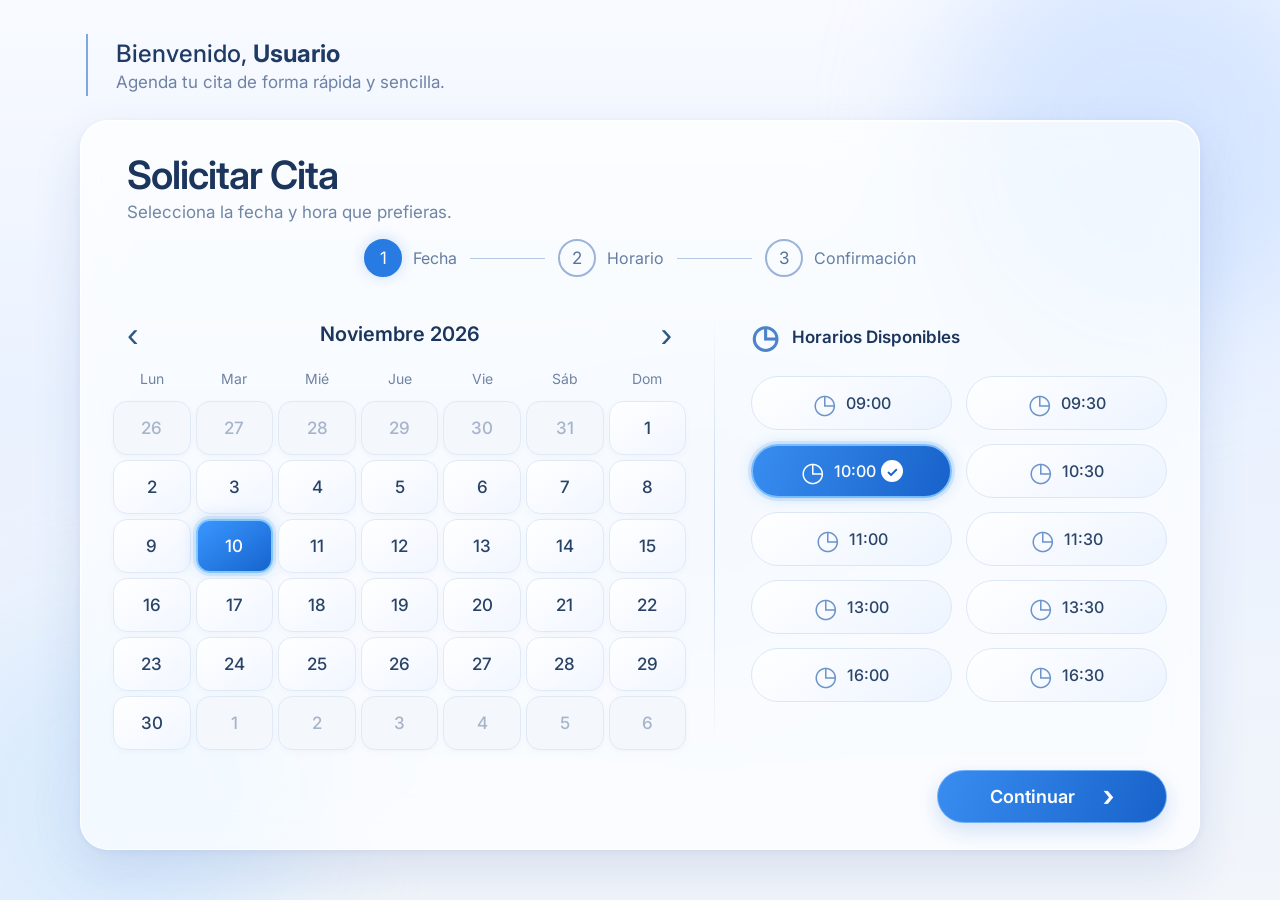
<file: calendario.html>
<!DOCTYPE html>
<html lang="es">
<head>
  <meta charset="UTF-8">
  <meta name="viewport" content="width=device-width, initial-scale=1.0">
  <title>LEBAREF | Solicitar cita</title>
  <link rel="preconnect" href="https://fonts.googleapis.com">
  <link rel="preconnect" href="https://fonts.gstatic.com" crossorigin>
  <link href="https://fonts.googleapis.com/css2?family=Inter:wght@400;500;600;700;800&display=swap" rel="stylesheet">
  <link rel="stylesheet" href="styles.css">
</head>
<body>
  <!-- Fondo Apple cristalino -->
  <div class="apple-bg"></div>
  <div class="apple-bubble bubble-1"></div>
  <div class="apple-bubble bubble-2"></div>
  <div class="apple-bubble bubble-3"></div>

  <main class="app-shell">
    <section class="main-area">
      <header class="topbar">
        <div class="welcome">
          <span class="welcome-rule"></span>
          <div>
            <h1>Bienvenido, <strong>Usuario</strong></h1>
            <p>Agenda tu cita de forma rápida y sencilla.</p>
          </div>
        </div>
      </header>

      <div class="workspace">
        <section class="booking-panel glass-panel">
          <div class="panel-heading">
           
            <div>
              <h2 id="mainTitle">Solicitar Cita</h2>
              <p id="mainSubtitle">Selecciona la fecha y hora que prefieras.</p>
            </div>
          </div>

          <div class="steps" aria-label="Pasos para solicitar cita">
            <div class="step active" data-step="1"><span>1</span>Fecha</div>
            <div class="step-line"></div>
            <div class="step" data-step="2"><span>2</span>Horario</div>
            <div class="step-line"></div>
            <div class="step" data-step="3"><span>3</span>Confirmación</div>
          </div>

          <!-- PASO 1 y 2: CALENDARIO + HORARIOS -->
          <div class="booking-content" id="bookingContent">
            <section class="calendar-section">
              <div class="month-heading">
                <button class="arrow-button" id="prevMonth" aria-label="Mes anterior">‹</button>
                <h3 id="monthLabel">Noviembre 2026</h3>
                <button class="arrow-button" id="nextMonth" aria-label="Mes siguiente">›</button>
              </div>
              <div class="calendar-grid weekday-row">
                <span>Lun</span><span>Mar</span><span>Mié</span><span>Jue</span>
                <span>Vie</span><span>Sáb</span><span>Dom</span>
              </div>
              <div class="calendar-grid days-grid" id="calendarDays"></div>
            </section>

            <div class="content-divider"></div>

            <section class="times-section">
              <h3 class="times-title"><span class="clock-icon">◷</span>Horarios Disponibles</h3>
              <div class="times-grid" id="timesGrid">
                <button class="time-option" data-time="09:00"><span>◷</span>09:00</button>
                <button class="time-option" data-time="09:30"><span>◷</span>09:30</button>
                <button class="time-option selected" data-time="10:00"><span>◷</span>10:00 <b>✓</b></button>
                <button class="time-option" data-time="10:30"><span>◷</span>10:30</button>
                <button class="time-option" data-time="11:00"><span>◷</span>11:00</button>
                <button class="time-option" data-time="11:30"><span>◷</span>11:30</button>
                <button class="time-option" data-time="13:00"><span>◷</span>13:00</button>
                <button class="time-option" data-time="13:30"><span>◷</span>13:30</button>
                <button class="time-option" data-time="16:00"><span>◷</span>16:00</button>
                <button class="time-option" data-time="16:30"><span>◷</span>16:30</button>
              </div>
            </section>
          </div>

          <!-- PASO 2: RESUMEN (aparece al dar Continuar, SIN LOGO) -->
          <div class="summary-view hidden" id="summaryView">
            <div class="summary-view-icon">▦</div>
            <h3>Resumen de tu cita</h3>
            <p>Revisa que todo esté correcto antes de confirmar.</p>
            <div class="summary-view-card">
              <div class="summary-view-detail">
                <span class="detail-icon">▦</span>
                <div><small>Fecha</small><strong id="summaryDate">10 de Noviembre, 2026</strong></div>
              </div>
              <div class="summary-view-detail">
                <span class="detail-icon">◷</span>
                <div><small>Hora</small><strong id="summaryTime">10:00 AM</strong></div>
              </div>
              <div class="summary-view-notice">
                <span>ⓘ</span>
                <p>Al confirmar, te avisaremos por correo y por mensaje.</p>
              </div>
            </div>
          </div>

          <!-- FOOTER -->
          <div class="panel-footer" id="panelFooter">
            <button class="back-button hidden" id="backButton">Volver</button>
            <!-- Paso 1-2 -->
            <button class="continue-button" id="continueButton">Continuar <span>›</span></button>
            <!-- Paso 3 - aparece en el resumen -->
            <button class="confirm-button hidden" id="confirmButton">Confirmar Cita ✓</button>
          </div>
        </section>
      </div>
    </section>
  </main>

  <!-- VENTANA FINAL - PASO 3 -->
  <div class="modal-overlay hidden" id="confirmModal">
    <div class="modal-card">
      <div class="modal-icon">◷</div>
      <span class="modal-badge">PASO 3 • CONFIRMACIÓN</span>
      <h3>Tu cita está en proceso de confirmación</h3>
      <p>Ten paciencia, pronto te llegará un correo electrónico y un mensaje a tu número telefónico.</p>
      <div class="modal-appointment">
        <span id="modalDate">Fecha: 10 de Noviembre, 2026</span>
        <span id="modalTime">Hora: 10:00 AM</span>
      </div>
      <button class="modal-button" id="closeModal">Entendido, gracias</button>
      
    </div>
  </div>

  <script>
    const monthNames = ["Enero","Febrero","Marzo","Abril","Mayo","Junio","Julio","Agosto","Septiembre","Octubre","Noviembre","Diciembre"];
    const calendarDays = document.getElementById("calendarDays");
    const monthLabel = document.getElementById("monthLabel");
    const summaryDate = document.getElementById("summaryDate");
    const summaryTime = document.getElementById("summaryTime");
    const timesGrid = document.getElementById("timesGrid");
    const bookingContent = document.getElementById("bookingContent");
    const summaryView = document.getElementById("summaryView");
    const continueButton = document.getElementById("continueButton");
    const confirmButton = document.getElementById("confirmButton");
    const backButton = document.getElementById("backButton");
    const panelFooter = document.getElementById("panelFooter");
    const confirmModal = document.getElementById("confirmModal");

    let viewMonth = new Date(2026, 10, 1);
    let selectedDate = new Date(2026, 10, 10);
    let selectedTime = "10:00";
    let currentStep = 1;

    function sameDay(a,b){ return a.getFullYear()===b.getFullYear() && a.getMonth()===b.getMonth() && a.getDate()===b.getDate(); }
    function formatDate(date){ return `${date.getDate()} de ${monthNames[date.getMonth()]}, ${date.getFullYear()}`; }
    function formatTime(time){
      const [h,m] = time.split(":").map(Number);
      const suffix = h >= 12 ? "PM" : "AM";
      const dh = h % 12 || 12;
      return `${String(dh).padStart(2,"0")}:${String(m).padStart(2,"0")} ${suffix}`;
    }
    function updateSummary(){
      summaryDate.textContent = formatDate(selectedDate);
      summaryTime.textContent = formatTime(selectedTime);
    }
    function renderCalendar(){
      calendarDays.innerHTML = "";
      monthLabel.textContent = `${monthNames[viewMonth.getMonth()]} ${viewMonth.getFullYear()}`;
      const firstDay = new Date(viewMonth.getFullYear(), viewMonth.getMonth(), 1);
      const mondayOffset = (firstDay.getDay() + 6) % 7;
      const daysInMonth = new Date(viewMonth.getFullYear(), viewMonth.getMonth()+1, 0).getDate();
      const prevDays = new Date(viewMonth.getFullYear(), viewMonth.getMonth(), 0).getDate();
      for(let i=0;i<42;i++){
        let date, muted=false;
        if(i < mondayOffset){ date = new Date(viewMonth.getFullYear(), viewMonth.getMonth()-1, prevDays - mondayOffset + i + 1); muted=true; }
        else if(i >= mondayOffset + daysInMonth){ date = new Date(viewMonth.getFullYear(), viewMonth.getMonth()+1, i - mondayOffset - daysInMonth + 1); muted=true; }
        else { date = new Date(viewMonth.getFullYear(), viewMonth.getMonth(), i - mondayOffset + 1); }
        const btn = document.createElement("button");
        btn.type="button"; btn.textContent=date.getDate();
        if(muted) btn.classList.add("muted");
        if(sameDay(date,selectedDate)) btn.classList.add("selected");
        btn.addEventListener("click", ()=>{
          selectedDate = new Date(date.getFullYear(), date.getMonth(), date.getDate());
          if(muted) viewMonth = new Date(date.getFullYear(), date.getMonth(), 1);
          renderCalendar(); updateSummary();
        });
        calendarDays.appendChild(btn);
      }
    }
    document.getElementById("prevMonth").addEventListener("click", ()=>{ viewMonth = new Date(viewMonth.getFullYear(), viewMonth.getMonth()-1, 1); renderCalendar(); });
    document.getElementById("nextMonth").addEventListener("click", ()=>{ viewMonth = new Date(viewMonth.getFullYear(), viewMonth.getMonth()+1, 1); renderCalendar(); });

    timesGrid.addEventListener("click", e=>{
      const opt = e.target.closest(".time-option"); if(!opt) return;
      document.querySelectorAll(".time-option").forEach(item=>{ item.classList.remove("selected"); item.querySelector("b")?.remove(); });
      opt.classList.add("selected");
      const check = document.createElement("b"); check.textContent="✓"; opt.appendChild(check);
      selectedTime = opt.dataset.time; updateSummary();
    });

    function setStep(step){
      currentStep = step;
      document.querySelectorAll(".steps .step").forEach(item=>{
        const n = Number(item.dataset.step);
        item.classList.toggle("active", n === step);
        item.classList.toggle("done", n < step);
      });
      const title = document.getElementById("mainTitle");
      const subtitle = document.getElementById("mainSubtitle");
      if(step === 1){
        title.textContent = "Solicitar Cita";
        subtitle.textContent = "Selecciona la fecha y hora que prefieras.";
        bookingContent.classList.remove("hidden");
        summaryView.classList.add("hidden");
        continueButton.classList.remove("hidden");
        confirmButton.classList.add("hidden");
        backButton.classList.add("hidden");
      } else if(step === 2){
        title.textContent = "Resumen de tu cita";
        subtitle.textContent = "Confirma que la fecha y hora sean correctas.";
        bookingContent.classList.add("hidden");
        summaryView.classList.remove("hidden");
        continueButton.classList.add("hidden");
        confirmButton.classList.remove("hidden");
        backButton.classList.remove("hidden");
        updateSummary();
      }
    }

    continueButton.addEventListener("click", ()=> setStep(2));
    backButton.addEventListener("click", ()=> setStep(1));

    confirmButton.addEventListener("click", ()=>{
      document.getElementById("modalDate").textContent = "Fecha: " + formatDate(selectedDate);
      document.getElementById("modalTime").textContent = "Hora: " + formatTime(selectedTime);
      document.querySelectorAll(".steps .step").forEach(item=>{
        const n = Number(item.dataset.step);
        item.classList.toggle("active", n === 3);
        item.classList.toggle("done", n < 3);
      });
      confirmModal.classList.remove("hidden");
    });

    document.getElementById("closeModal").addEventListener("click", ()=> confirmModal.classList.add("hidden"));
    confirmModal.addEventListener("click", e=>{ if(e.target === confirmModal) confirmModal.classList.add("hidden"); });
  

    renderCalendar(); updateSummary();
  </script>
</body>
</html>
</file>
<file: styles.css>
* {
  box-sizing: border-box
}

body {
  color: #172d50;
  background-color: #E8EDF5;

  background-image:
    linear-gradient(rgba(0, 0, 0, 0.045) 1px,
      transparent 1px),
    linear-gradient(90deg,
      rgba(0, 0, 0, 0.045) 1px,
      transparent 1px);

  background-size: 35px 35px;
  background-attachment: fixed;
}


.ambient {
  position: fixed;
  pointer-events: none;
  z-index: 0;
  transform: rotate(-28deg);
  border: 1px solid rgba(50, 139, 255, .35)
}

.ambient-one {
  width: 650px;
  height: 130px;
  top: -100px;
  right: 5%;
  box-shadow: 0 0 0 24px rgba(30, 105, 220, .08), 0 0 0 48px rgba(30, 105, 220, .05)
}

.ambient-two {
  width: 500px;
  height: 100px;
  bottom: -70px;
  left: -100px;
  box-shadow: 0 0 0 22px rgba(30, 105, 220, .08)
}

.app-shell {
  position: relative;
  z-index: 1;
  display: grid;
  grid-template-columns: 272px minmax(0, 1fr);
  gap: 24px;
  max-width: 1600px;
  min-height: 100vh;
  margin: auto;
  padding: 28px 24px
}

.sidebar {
  position: relative;
  overflow: hidden;
  display: flex;
  flex-direction: column;
  align-items: center;
  min-height: calc(100vh - 56px);
  padding: 42px 20px 25px;
  border: 1px solid rgba(69, 135, 237, .42);
  border-radius: 28px;
  background: linear-gradient(155deg, rgba(5, 26, 62, .96), rgba(3, 14, 37, .97));
  box-shadow: 0 20px 55px #0005, inset 0 0 35px #0d4c9a22
}

.brand {
  display: flex;
  flex-direction: column;
  align-items: center;
  gap: 13px;
  color: white;
  text-decoration: none;
  letter-spacing: 8px;
  font-size: 24px;
  font-weight: 600
}

.brand-logo {
  display: flex;
  flex-direction: column;
  align-items: center;
  gap: 12px
}

.lebaref-symbol {
  display: block;
  width: 170px;
  height: 145px;
  overflow: visible
}

.brand-name {
  color: #fff;
  letter-spacing: 8px;
  font-size: 24px;
  font-weight: 600;
  white-space: nowrap
}

.brand-divider {
  width: 75px;
  height: 1px;
  margin: 33px 0 40px;
  background: linear-gradient(90deg, transparent, #6c8dc7, transparent)
}

.nav-menu {
  width: 100%;
  display: grid;
  gap: 16px
}

.nav-item {
  display: flex;
  align-items: center;
  gap: 17px;
  padding: 16px 18px;
  color: #b9c9e9;
  text-decoration: none;
  font-size: 17px;
  border: 1px solid transparent;
  border-radius: 18px;
  transition: .25s ease
}

.nav-item:hover {
  background: #15376c88;
  color: #fff;
  transform: translateX(3px)
}

.nav-item.active {
  color: white;
  background: linear-gradient(105deg, #238bff, #0845ae);
  border-color: #52aaff;
  box-shadow: 0 8px 25px #0875ff44
}

.nav-icon {
  width: 34px;
  text-align: center;
  font-size: 29px;
  line-height: 1;
  color: #b8d3ff
}

.help-icon {
  width: 30px;
  height: 30px;
  border: 2px solid currentColor;
  border-radius: 50%;
  font-size: 21px;
  line-height: 26px
}

.sidebar-decoration {
  position: absolute;
  bottom: 0;
  left: 45px;
  width: 150px;
  height: 150px;
  opacity: .28;
  display: flex;
  align-items: end;
  gap: 5px;
  transform: skewY(-25deg)
}

.sidebar-decoration i {
  display: block;
  width: 25px;
  background: linear-gradient(#1678ff, #0b2b67);
  height: 65%
}

.sidebar-decoration i:nth-child(2) {
  height: 90%
}

.sidebar-decoration i:nth-child(3) {
  height: 55%
}

.sidebar-decoration i:nth-child(4) {
  height: 35%
}

.main-area {
  min-width: 0;
  padding: 10px 0 5px
}

.topbar {
  display: flex;
  align-items: center;
  justify-content: space-between;
  margin: 0 12px 24px 10px
}

.welcome {
  display: flex;
  align-items: center;
  gap: 28px
}

.welcome-rule {
  width: 2px;
  height: 62px;
  background: #8ba7dc
}

.welcome h1 {
  font-size: 24px;
  font-weight: 500;
  margin: 0 0 4px
}

.welcome h1 strong {
  font-weight: 700
}

.welcome p {
  margin: 0;
  color: var(--muted);
  font-size: 17px
}

.profile-button {
  width: 70px;
  height: 70px;
  position: relative;
  border-radius: 50%;
  border: 1px solid #2468ce;
  background: #0b2b67;
  box-shadow: 0 0 20px #0875ff22
}

.profile-head {
  position: absolute;
  top: 13px;
  left: 27px;
  width: 18px;
  height: 18px;
  border-radius: 50%;
  background: #c9dcff
}

.profile-body {
  position: absolute;
  bottom: 12px;
  left: 17px;
  width: 38px;
  height: 22px;
  border-radius: 24px 24px 15px 15px;
  background: #c9dcff
}

.chevron {
  position: absolute;
  right: -29px;
  top: 27px;
  width: 11px;
  height: 11px;
  border-right: 2px solid #d8e5ff;
  border-bottom: 2px solid #d8e5ff;
  transform: rotate(45deg)
}

.workspace {
  display: grid;
  grid-template-columns: minmax(600px, 1fr) 354px;
  gap: 20px;
  align-items: start
}

.booking-panel,
.summary-panel {
  border: 1px solid var(--border);
  border-radius: 29px;
  background: linear-gradient(145deg, rgba(11, 31, 68, .95), rgba(3, 15, 39, .97));
  box-shadow: 0 18px 50px #0004, inset 0 1px #ffffff0a
}

.booking-panel {
  padding: 24px 24px 22px;
  min-height: 685px;
  display: flex;
  flex-direction: column
}

.panel-heading {
  display: flex;
  align-items: center;
  gap: 20px;
  margin: 0 0 17px 14px
}

.heading-icon {
  display: grid;
  place-items: center;
  width: 96px;
  height: 94px;
  border-radius: 22px;
  background: linear-gradient(145deg, #218dff, #073fae);
  font-size: 55px;
  color: #dceaff;
  box-shadow: 0 10px 25px #006bff44
}

.panel-heading h2 {
  font-size: 39px;
  letter-spacing: -1px;
  margin: 0 0 4px;
  font-weight: 600
}

.panel-heading p {
  margin: 0;
  color: var(--muted);
  font-size: 17px
}

.steps {
  display: flex;
  align-items: center;
  justify-content: center;
  gap: 13px;
  margin: 0 5px 18px
}

.step {
  display: flex;
  align-items: center;
  gap: 11px;
  color: #a8bce4;
  white-space: nowrap;
  font-size: 16px
}

.step span {
  display: grid;
  place-items: center;
  width: 38px;
  height: 38px;
  border: 2px solid #5876ae;
  border-radius: 50%;
  font-size: 17px
}

.step.active span,
.step.done span {
  background: #167bff;
  border-color: #167bff;
  color: white;
  box-shadow: 0 0 16px #1685ff66
}

.step-line {
  width: 75px;
  height: 1px;
  background: #7891bd
}

.booking-content {
  display: grid;
  grid-template-columns: minmax(0, 1.08fr) 1px minmax(270px, .92fr);
  gap: 18px;
  flex: 1;
  min-height: 390px;
  padding: 16px 0 0
}

.calendar-section {
  min-width: 0
}

.month-heading {
  display: flex;
  align-items: center;
  justify-content: space-between;
  margin: 0 8px 18px
}

.month-heading h3 {
  font-size: 20px;
  margin: 0;
  font-weight: 600
}

.arrow-button {
  border: 0;
  background: transparent;
  color: white;
  font-size: 35px;
  line-height: 1;
  cursor: pointer;
  transition: .2s
}

.arrow-button:hover {
  color: #58baff;
  transform: scale(1.2)
}

.calendar-grid {
  display: grid;
  grid-template-columns: repeat(7, minmax(0, 1fr));
  gap: 5px
}

.weekday-row {
  margin-bottom: 14px;
  color: #aabce0;
  text-align: center;
  font-size: 14px
}

.days-grid button {
  height: 48px;
  border: 1px solid rgba(71, 111, 178, .13);
  border-radius: 14px;
  background: linear-gradient(145deg, #071a3a, #06142e);
  color: #f0f5ff;
  font: 500 17px Inter;
  cursor: pointer;
  transition: transform .18s, border .18s, background .18s, box-shadow .18s
}

.days-grid button:hover:not(:disabled) {
  border-color: #3b9fff;
  transform: translateY(-2px)
}

.days-grid button.muted {
  color: #617292;
  background: #07132b
}

.days-grid button:disabled {
  opacity: .28;
  cursor: not-allowed
}

.days-grid button.selected {
  background: linear-gradient(145deg, #218eff, #0751c5);
  border: 2px solid #79d4ff;
  box-shadow: 0 0 0 3px #147bff33, 0 0 20px #078cffbb;
  color: #fff
}

.content-divider {
  background: linear-gradient(transparent, #49679c, transparent);
  width: 1px
}

.times-section {
  padding: 2px 0 0 8px
}

.times-title {
  display: flex;
  align-items: center;
  gap: 13px;
  font-size: 17px;
  margin: 0 0 20px;
  font-weight: 600;
  white-space: nowrap
}

.clock-icon {
  font-size: 32px;
  color: #b6ceff
}

.times-grid {
  display: grid;
  grid-template-columns: 1fr 1fr;
  gap: 12px
}

.time-option {
  height: 51px;
  display: flex;
  align-items: center;
  justify-content: center;
  gap: 9px;
  border: 1px solid rgba(95, 137, 209, .25);
  border-radius: 28px;
  background: linear-gradient(145deg, #102b58, #0b1c3b);
  color: #e2ecff;
  font: 500 16px Inter;
  cursor: pointer;
  transition: .2s
}

.time-option span {
  font-size: 27px;
  color: #b7d0ff;
  line-height: 1
}

.time-option:hover {
  border-color: #58baff;
  transform: translateY(-2px)
}

.time-option.selected {
  border: 2px solid #5bc2ff;
  background: linear-gradient(110deg, #147fff, #0751c5);
  box-shadow: 0 0 0 3px #087cff33, 0 0 19px #078cffaa
}

.time-option b {
  display: grid;
  place-items: center;
  width: 22px;
  height: 22px;
  border-radius: 50%;
  background: #fff;
  color: #1261cb;
  font-size: 14px;
  margin-left: -4px
}

.panel-footer {
  display: flex;
  justify-content: flex-end;
  gap: 12px;
  margin-top: 20px
}

.continue-button,
.secondary-button {
  min-width: 230px;
  padding: 15px 23px;
  border: 1px solid #48a8ff;
  border-radius: 30px;
  background: linear-gradient(110deg, #238dff, #0649b9);
  color: white;
  font: 600 18px Inter;
  cursor: pointer;
  box-shadow: 0 8px 24px #0875ff40;
  transition: .2s
}

.continue-button:hover,
.secondary-button:hover {
  transform: translateY(-2px);
  filter: brightness(1.12)
}

.continue-button span {
  font-size: 30px;
  line-height: 0;
  vertical-align: -3px;
  margin-left: 24px
}

.back-button {
  padding: 13px 24px;
  border: 1px solid #4268a5;
  border-radius: 28px;
  background: #0c2043;
  color: #dce8ff;
  font: 500 16px Inter;
  cursor: pointer
}

.summary-panel {
  padding: 24px 15px 16px
}

.summary-panel>h2 {
  display: flex;
  align-items: center;
  gap: 15px;
  margin: 0 5px 15px;
  font-size: 20px;
  font-weight: 600;
  white-space: nowrap
}

.summary-icon {
  display: grid;
  place-items: center;
  width: 45px;
  height: 45px;
  color: #d9e8ff;
  font-size: 37px
}

.summary-card {
  padding: 27px 16px 16px;
  border: 1px solid rgba(94, 143, 225, .32);
  border-radius: 25px;
  background: linear-gradient(145deg, #102b59, #0b1c3e);
  box-shadow: inset 0 1px #ffffff0b
}

.summary-brand {
  display: flex;
  flex-direction: column;
  align-items: center;
  gap: 9px;
  padding: 0 0 25px
}

.summary-brand .lebaref-symbol {
  width: 145px;
  height: 122px
}

.summary-brand strong {
  font-size: 22px;
  letter-spacing: 7px;
  font-weight: 600
}

.summary-line {
  height: 1px;
  background: linear-gradient(90deg, transparent, #718ab8, transparent);
  margin-bottom: 25px
}

.summary-detail {
  display: flex;
  align-items: center;
  gap: 17px;
  margin: 0 0 24px
}

.detail-icon {
  font-size: 39px;
  color: #c3d8ff;
  line-height: 1
}

.summary-detail small {
  display: block;
  color: #a9bee7;
  font-size: 15px;
  margin-bottom: 4px
}

.summary-detail strong {
  display: block;
  font-size: 16px;
  font-weight: 500;
  line-height: 1.4
}

.notice {
  display: flex;
  align-items: center;
  gap: 13px;
  padding: 15px 12px;
  border: 1px solid rgba(81, 137, 225, .34);
  border-radius: 18px;
  background: #0b2045
}

.notice span {
  font-size: 29px;
  color: #238aff
}

.notice p {
  margin: 0;
  color: #b4c8ed;
  font-size: 13px;
  line-height: 1.5
}

.hidden {
  display: none !important
}

.confirmation-form {
  max-width: 570px;
  margin: 28px auto 10px;
  width: 100%;
  animation: rise .45s ease both
}

.confirm-icon,
.success-check {
  display: grid;
  place-items: center;
  width: 58px;
  height: 58px;
  border-radius: 50%;
  background: linear-gradient(145deg, #168cff, #0750bd);
  font-size: 30px;
  margin-bottom: 15px;
  box-shadow: 0 0 25px #078cff55
}

.confirmation-form h3,
.success-view h3 {
  font-size: 25px;
  margin: 0 0 7px
}

.confirmation-form p,
.success-view p {
  color: var(--muted);
  margin: 0 0 22px
}

.confirmation-form label {
  display: block;
  margin: 14px 0 7px;
  color: #c8d8f5;
  font-size: 14px
}

.confirmation-form input,
.confirmation-form textarea {
  width: 100%;
  padding: 14px 15px;
  border: 1px solid #34578c;
  border-radius: 12px;
  background: #071832;
  color: white;
  font: 15px Inter;
  outline: none;
  resize: vertical
}

.confirmation-form input:focus,
.confirmation-form textarea:focus {
  border-color: #45aaff;
  box-shadow: 0 0 0 3px #168bff22
}

.success-view {
  text-align: center;
  margin: auto;
  animation: rise .5s ease both
}

.success-check {
  margin: 0 auto 17px;
  background: linear-gradient(145deg, #20b9a0, #087a9d)
}

.success-view .secondary-button {
  margin-top: 12px
}

@keyframes rise {
  from {
    opacity: 0;
    transform: translateY(14px)
  }

  to {
    opacity: 1;
    transform: translateY(0)
  }
}

@keyframes glow {

  0%,
  100% {
    box-shadow: 0 0 12px #078cff77
  }

  50% {
    box-shadow: 0 0 24px #078cffcc
  }
}

@media(max-width:1200px) {
  .app-shell {
    grid-template-columns: 220px minmax(0, 1fr);
    gap: 16px;
    padding: 18px
  }

  .workspace {
    grid-template-columns: minmax(0, 1fr) 300px
  }

  .booking-panel {
    padding: 20px
  }

  .panel-heading h2 {
    font-size: 32px
  }

  .heading-icon {
    width: 78px;
    height: 78px
  }

  .booking-content {
    grid-template-columns: minmax(0, 1fr) 1px minmax(230px, .9fr);
    gap: 12px
  }

  .days-grid button {
    height: 43px
  }

  .time-option {
    height: 46px;
    font-size: 14px
  }
}

@media(max-width:900px) {
  .app-shell {
    grid-template-columns: 1fr;
    padding: 14px
  }

  .sidebar {
    min-height: auto;
    padding: 13px 16px;
    flex-direction: row;
    justify-content: space-between;
    border-radius: 20px
  }

  .brand {
    flex-direction: row;
    gap: 9px;
    letter-spacing: 4px;
    font-size: 18px
  }

  .brand-logo {
    flex-direction: row;
    gap: 8px
  }

  .brand-logo .lebaref-symbol {
    width: 42px;
    height: 38px
  }

  .brand-name {
    font-size: 16px;
    letter-spacing: 4px
  }

  .brand-divider,
  .sidebar-decoration {
    display: none
  }

  .nav-menu {
    display: flex;
    justify-content: flex-end;
    width: auto;
    gap: 5px
  }

  .nav-item {
    padding: 10px;
    font-size: 0;
    gap: 0
  }

  .nav-icon {
    font-size: 22px
  }

  .main-area {
    padding: 5px 0
  }

  .workspace {
    grid-template-columns: 1fr
  }

  .summary-panel {
    max-width: none
  }

  .summary-card {
    display: grid;
    grid-template-columns: 1fr 1fr;
    gap: 10px
  }

  .summary-brand {
    grid-column: 1/-1
  }

  .summary-line {
    display: none
  }

  .notice {
    grid-column: 1/-1
  }

  .summary-detail {
    margin: 0
  }

  .topbar {
    margin: 10px 5px 20px
  }
}

@media(max-width:620px) {
  .app-shell {
    padding: 10px
  }

  .sidebar {
    padding: 10px
  }

  .brand-name {
    font-size: 14px
  }

  .nav-item {
    padding: 9px
  }

  .nav-icon {
    font-size: 19px
  }

  .topbar {
    margin-bottom: 15px
  }

  .welcome {
    gap: 12px
  }

  .welcome-rule {
    height: 48px
  }

  .welcome h1 {
    font-size: 18px
  }

  .welcome p {
    font-size: 12px
  }

  .profile-button {
    width: 48px;
    height: 48px;
    transform: scale(.85);
    margin-right: 10px
  }

  .profile-head {
    top: 9px;
    left: 18px
  }

  .profile-body {
    bottom: 8px;
    left: 9px
  }

  .chevron {
    right: -20px;
    top: 18px
  }

  .booking-panel {
    padding: 16px 12px;
    border-radius: 22px;
    min-height: auto
  }

  .panel-heading {
    margin-left: 0;
    gap: 12px
  }

  .heading-icon {
    width: 58px;
    height: 58px;
    border-radius: 15px;
    font-size: 35px
  }

  .panel-heading h2 {
    font-size: 24px
  }

  .panel-heading p {
    font-size: 12px
  }

  .steps {
    gap: 5px;
    justify-content: space-between
  }

  .step {
    gap: 5px;
    font-size: 11px
  }

  .step span {
    width: 29px;
    height: 29px;
    font-size: 13px
  }

  .step-line {
    width: auto;
    flex: 1
  }

  .booking-content {
    grid-template-columns: 1fr;
    gap: 18px;
    padding-top: 12px
  }

  .content-divider {
    width: 100%;
    height: 1px;
    background: linear-gradient(90deg, transparent, #49679c, transparent)
  }

  .calendar-grid {
    gap: 4px
  }

  .days-grid button {
    height: 43px;
    border-radius: 10px;
    font-size: 14px
  }

  .weekday-row {
    font-size: 12px
  }

  .month-heading h3 {
    font-size: 17px
  }

  .times-section {
    padding: 0
  }

  .times-title {
    font-size: 15px;
    margin-bottom: 12px
  }

  .times-grid {
    gap: 8px
  }

  .time-option {
    height: 43px;
    font-size: 14px
  }

  .summary-panel {
    padding: 17px 12px
  }

  .summary-panel>h2 {
    font-size: 17px
  }

  .summary-card {
    padding: 20px 13px
  }

  .summary-detail strong {
    font-size: 14px
  }

  .continue-button {
    min-width: 190px;
    font-size: 16px
  }

  .panel-footer {
    margin-top: 17px
  }

  .back-button {
    padding: 12px 18px
  }
}

.final-appointment {
  display: flex;
  flex-direction: column;
  gap: 10px;
  max-width: 340px;
  margin: 18px auto 8px;
  padding: 16px 20px;
  border: 1px solid rgba(94, 143, 225, .35);
  border-radius: 16px;
  background: linear-gradient(145deg, #102b59, #0b1c3e);
  color: #dce8ff;
  text-align: left
}

.final-appointment span {
  font-size: 15px
}


/* Paleta clara: blanco, azul hielo y azul corporativo */
:root {
  --navy: #f4f8ff;
  --navy-2: #eaf2ff;
  --panel: #fff;
  --panel-2: #f2f7ff;
  --blue: #fafafa;
  --blue-light: #f4f9fd;
  --text: #ffffff;
  --muted: #647b9e;
  --border: rgba(63, 119, 194, .22)
}

body {
    color: #172d50;
    background-color: #E8EDF5;

    background-image:
        linear-gradient(
            rgba(0,0,0,0.045) 1px,
            transparent 1px
        ),
        linear-gradient(
            90deg,
            rgba(0,0,0,0.045) 1px,
            transparent 1px
        );

    background-size: 35px 35px;
    background-attachment: fixed;
}



.ambient {
  border-color: rgba(58, 126, 219, .16)
}

.ambient-one,
.ambient-two {
  box-shadow: 0 0 0 24px rgba(74, 139, 226, .035), 0 0 0 48px rgba(74, 139, 226, .025)
}

.sidebar {
  background: linear-gradient(155deg, #fff, #edf4ff);
  border-color: rgba(75, 133, 211, .28);
  box-shadow: 0 18px 45px rgba(39, 82, 145, .10), inset 0 0 30px rgba(93, 153, 231, .05)
}

.brand {
  color: #ffffff
}

.brand-logo {
  width: 100%;
  min-height: 130px;
  justify-content: center
}

.brand-image {
  display: block;
  width: 180px;
  height: 130px;
  object-fit: contain
}

.brand-name {
  color: #fafafa
}

.brand-divider {
  background: linear-gradient(90deg, transparent, #feffff, transparent)
}

.nav-item {
  color: #526b90
}

.nav-item:hover {
  background: #e4efff;
  color: #174c91
}

.nav-item.active {
  color: #fff;
  background: linear-gradient(105deg, #398cf0, #1761c7);
  border-color: #83baff;
  box-shadow: 0 8px 22px rgba(31, 112, 218, .20)
}

.nav-icon {
  color: #3978c8
}

.nav-item.active .nav-icon {
  color: #fff
}

.sidebar-decoration i {
  background: linear-gradient(#7eb8ff, #c8ddfa)
}

.welcome-rule {
  background: #7da7df
}

.welcome h1 {
  color: #203b63
}

.welcome p {
  color: #6d83a5
}

.booking-panel,
.summary-panel {
  background: linear-gradient(145deg, rgba(255, 255, 255, .98), rgba(244, 248, 255, .98));
  border-color: rgba(83, 132, 196, .24);
  box-shadow: 0 18px 45px rgba(40, 76, 128, .10), inset 0 1px #fff
}

.panel-heading h2,
.month-heading h3,
.times-title,
.summary-panel>h2 {
  color: #1b355c
}

.panel-heading p {
  color: #7186a6
}

.heading-icon {
  background: linear-gradient(145deg, #66b5ff, #246bd0);
  color: #fff;
  box-shadow: 0 9px 22px rgba(41, 116, 208, .20)
}

.step {
  color: #657da2
}

.step span {
  border-color: #9bb3d8;
  color: #58739a
}

.step.active span,
.step.done span {
  background: #287be2;
  border-color: #287be2;
  color: #fff;
  box-shadow: 0 0 14px rgba(40, 123, 226, .25)
}

.step-line {
  background: #b7c9e2
}

.weekday-row {
  color: #6f83a2
}

.days-grid button {
  background: linear-gradient(145deg, #fff, #f1f6ff);
  border-color: #e0e9f6;
  color: #294366;
  box-shadow: 0 2px 6px rgba(39, 79, 135, .035)
}

.days-grid button.muted {
  color: #a6b5ca;
  background: #f4f7fc
}

.days-grid button.selected {
  background: linear-gradient(145deg, #3997ff, #1764ce);
  border-color: #80c7ff;
  color: #fff;
  box-shadow: 0 0 0 3px rgba(39, 128, 230, .12), 0 0 16px rgba(39, 128, 230, .25)
}

.arrow-button {
  color: #315783
}

.arrow-button:hover {
  color: #1678e8
}

.content-divider {
  background: linear-gradient(transparent, #c1d2e9, transparent)
}

.clock-icon {
  color: #4d83ca
}

.time-option {
  background: linear-gradient(145deg, #fff, #edf4ff);
  border-color: #dce7f6;
  color: #2b4569
}

.time-option span {
  color: #6c94ca
}

.time-option.selected {
  background: linear-gradient(110deg, #398df0, #1762ca);
  border-color: #78bdff;
  color: #fff;
  box-shadow: 0 0 0 3px rgba(34, 123, 225, .12), 0 0 15px rgba(34, 123, 225, .22)
}

.time-option.selected span {
  color: #fff
}

.continue-button,
.secondary-button {
  background: linear-gradient(110deg, #398df0, #1762ca);
  border-color: #6eaff8;
  box-shadow: 0 8px 20px rgba(25, 105, 207, .18)
}

.back-button {
  background: #f0f5fd;
  border-color: #c5d7ee;
  color: #31527c
}

.summary-card {
  background: linear-gradient(145deg, #fff, #eff5ff);
  border-color: #d6e4f6;
  box-shadow: inset 0 1px #fff
}

.summary-line {
  background: linear-gradient(90deg, transparent, #b9cce6, transparent)
}

.summary-detail small {
  color: #7185a3
}

.summary-detail strong {
  color: #233e64
}

.detail-icon {
  color: #5785c4
}

.notice {
  background: #f0f6ff;
  border-color: #d6e5f8
}

.notice span {
  color: #287ce0
}

.notice p {
  color: #657d9f
}

.final-appointment {
  background: linear-gradient(145deg, #fff, #eff5ff);
  border-color: #d6e4f6;
  color: #28466e
}

.success-view h3 {
  color: #1c3b64
}

.success-view p {
  color: #6c82a2
}

.brand-image,
.summary-image {
  object-fit: contain;
  display: block
}

.summary-image {
  width: 160px;
  height: 125px;
  max-width: 100%
}

@media(max-width:900px) {
  .brand-logo {
    min-height: 0
  }

  .brand-image {
    width: 48px;
    height: 42px
  }

  .summary-image {
    width: 140px;
    height: 110px
  }
}
/* AJUSTES PARA INTEGRAR EL CALENDARIO */

.app-shell {
    grid-template-columns: minmax(0, 1fr);
    max-width: 1500px;
    min-height: auto;
    padding: 10px;
}

.main-area {
    padding: 10px;
}

body {
    min-height: auto;
}

.booking-panel {
    min-height: 650px;
}

@media(max-width: 900px) {
    .app-shell {
        grid-template-columns: 1fr;
        padding: 8px;
    }

    .main-area {
        padding: 5px;
    }
}
/* ============================================
   CAMBIOS: CALENDARIO GRANDE + FONDO APPLE CRISTAL + SIN RESUMEN LATERAL
   ============================================ */

/* 1. QUITAR FONDO CUADRICULADO SOLO DEL CALENDARIO - FONDO APPLE */
body {
  background-image: none !important;
  background-color: #F2F5FA !important;
  background-attachment: scroll !important;
  font-family: 'Inter', Arial, sans-serif;
  overflow-x: hidden;
}

.apple-bg {
  position: fixed;
  inset: 0;
  z-index: 0;
  pointer-events: none;
  background: linear-gradient(180deg, #F8FAFF 0%, #EAF2FF 45%, #F2F5FA 100%);
}
.apple-bubble {
  position: fixed;
  border-radius: 50%;
  filter: blur(60px);
  opacity: .55;
  pointer-events: none;
  z-index: 0;
}
.bubble-1 { width: 420px; height: 420px; top: -80px; right: -80px; background: #BFD8FF; }
.bubble-2 { width: 380px; height: 380px; bottom: -100px; left: -80px; background: #C9E4FF; }
.bubble-3 { width: 260px; height: 260px; top: 45%; left: 45%; background: #DCEBFF; opacity: .35; }

.ambient { display: none !important; }

/* 2. CALENDARIO MAS GRANDE - SIN COLUMNA DERECHA */
.app-shell {
  grid-template-columns: 1fr !important;
  max-width: 1180px !important;
  padding: 16px !important;
}
.main-area { padding: 10px !important; }
.workspace {
  grid-template-columns: 1fr !important;
  gap: 0 !important;
  display: block !important;
}
.summary-panel { display: none !important; }

/* 3. PANEL CRISTALINO + BORDE REDONDEADO */
.glass-panel, .booking-panel {
  background: rgba(255,255,255,0.68) !important;
  backdrop-filter: blur(22px) saturate(1.4);
  -webkit-backdrop-filter: blur(22px) saturate(1.4);
  border: 1px solid rgba(255,255,255,0.85) !important;
  border-radius: 28px !important;
  box-shadow: 0 20px 50px rgba(31, 76, 145, 0.12), 0 2px 10px rgba(31,76,145,0.06), inset 0 1px 0 rgba(255,255,255,0.9) !important;
  padding: 30px 32px 26px !important;
  min-height: 640px !important;
  max-width: 1120px;
  margin: 0 auto;
}

/* Calendario y horarios mas espaciosos */
.booking-content {
  grid-template-columns: minmax(0, 1.15fr) 1px minmax(280px, 0.85fr) !important;
  gap: 28px !important;
  padding-top: 20px !important;
}
.days-grid button { height: 54px !important; font-size: 17px !important; }
.times-grid { gap: 14px !important; }
.time-option { height: 54px !important; }

/* 4. VISTA RESUMEN - SIN LOGO */
.summary-view { text-align: center; animation: rise .45s ease both; padding: 18px 0 6px; }
.summary-view-icon {
  width: 64px; height: 64px; margin: 0 auto 14px;
  display: grid; place-items: center;
  border-radius: 18px; font-size: 34px; color: white;
  background: linear-gradient(145deg, #66B5FF, #246BD0);
  box-shadow: 0 10px 22px rgba(41,116,208,.22);
}
.summary-view h3 { font-size: 26px; color: #1B355C; margin: 0 0 6px; }
.summary-view > p { color: #6D83A5; margin: 0 0 22px; font-size: 15px; }
.summary-view-card {
  max-width: 520px; margin: 0 auto; text-align: left;
  background: rgba(255,255,255,0.85);
  border: 1px solid #D6E4F6; border-radius: 20px; padding: 22px;
}
.summary-view-detail { display: flex; align-items: center; gap: 16px; margin-bottom: 18px; }
.summary-view-detail small { display: block; color: #7185A3; font-size: 13px; margin-bottom: 2px; }
.summary-view-detail strong { display: block; color: #233E64; font-size: 17px; }
.summary-view-notice {
  display: flex; gap: 10px; align-items: flex-start;
  background: #F0F6FF; border: 1px solid #D6E5F8; border-radius: 14px; padding: 13px 14px;
}
.summary-view-notice span { color: #287CE0; font-size: 20px; }
.summary-view-notice p { margin: 0; color: #657D9F; font-size: 13px; line-height: 1.5; }

/* Boton Confirmar Cita */
.confirm-button {
  min-width: 260px; padding: 16px 26px;
  border: 1px solid #6EAFF8; border-radius: 30px;
  background: linear-gradient(110deg, #398DF0, #1762CA);
  color: white; font: 600 17px Inter; cursor: pointer;
  box-shadow: 0 8px 20px rgba(25,105,207,.20);
  transition: .2s;
}
.confirm-button:hover { transform: translateY(-2px); filter: brightness(1.1); }
.panel-footer { justify-content: flex-end !important; }

/* 5. MODAL - TU CITA ESTA EN PROCESO */
.modal-overlay {
  position: fixed; inset: 0; z-index: 999;
  background: rgba(18, 38, 70, 0.45);
  backdrop-filter: blur(8px);
  display: grid; place-items: center; padding: 20px;
  animation: rise .35s ease both;
}
.modal-card {
  width: 100%; max-width: 460px; text-align: center;
  background:  white;
  backdrop-filter: blur(20px);
  border: 1px solid white;
  border-radius: 28px; padding: 32px 28px 24px;
  box-shadow: 0 25px 60px rgba(20,50,90,.25);
}
.modal-icon {
  width: 72px; height: 72px; margin: 0 auto 14px;
  display: grid; place-items: center; border-radius: 50%;
  background: linear-gradient(145deg, #FFB84D, #FF8A3D);
  color: white; font-size: 36px;
  box-shadow: 0 10px 25px rgba(255,150,50,.30);
}
.modal-badge {
  display: inline-block; font-size: 10px; font-weight: 700; letter-spacing: 2px;
  color: #1762CA; background: white; padding: 6px 12px; border-radius: 20px; margin-bottom: 14px;
}
.modal-card h3 { font-size: 24px; color: #1B355C; line-height: 1.25; margin: 0 0 10px; }
.modal-card > p { color: #657D9F; font-size: 15px; line-height: 1.6; margin: 0 0 18px; }
.modal-appointment {
  display: flex; flex-direction: column; gap: 6px;
  background: white; border: 1px solid white; border-radius: 16px;
  padding: 14px; margin-bottom: 18px; color: #28466E; font-size: 14px; font-weight: 600;
}
.modal-button {
  width: 100%; padding: 15px; border: none; border-radius: 28px;
  background: linear-gradient(110deg, #398DF0, #1762CA); color: white;
  font: 600 16px Inter; cursor: pointer; box-shadow: 0 8px 20px rgba(25,105,207,.20);
}
.modal-link { background: none; border: none; color: #1762CA; font: 600 13px Inter; cursor: pointer; margin-top: 14px; text-decoration: underline; }

@media(max-width: 700px){
  .glass-panel, .booking-panel { padding: 20px 16px !important; border-radius: 24px !important; }
  .booking-content { grid-template-columns: 1fr !important; }
  .confirm-button, .continue-button { width: 100%; min-width: 0; }
  .panel-footer { flex-direction: column; }
  .back-button { width: 100%; text-align: center; }
}
</file>
